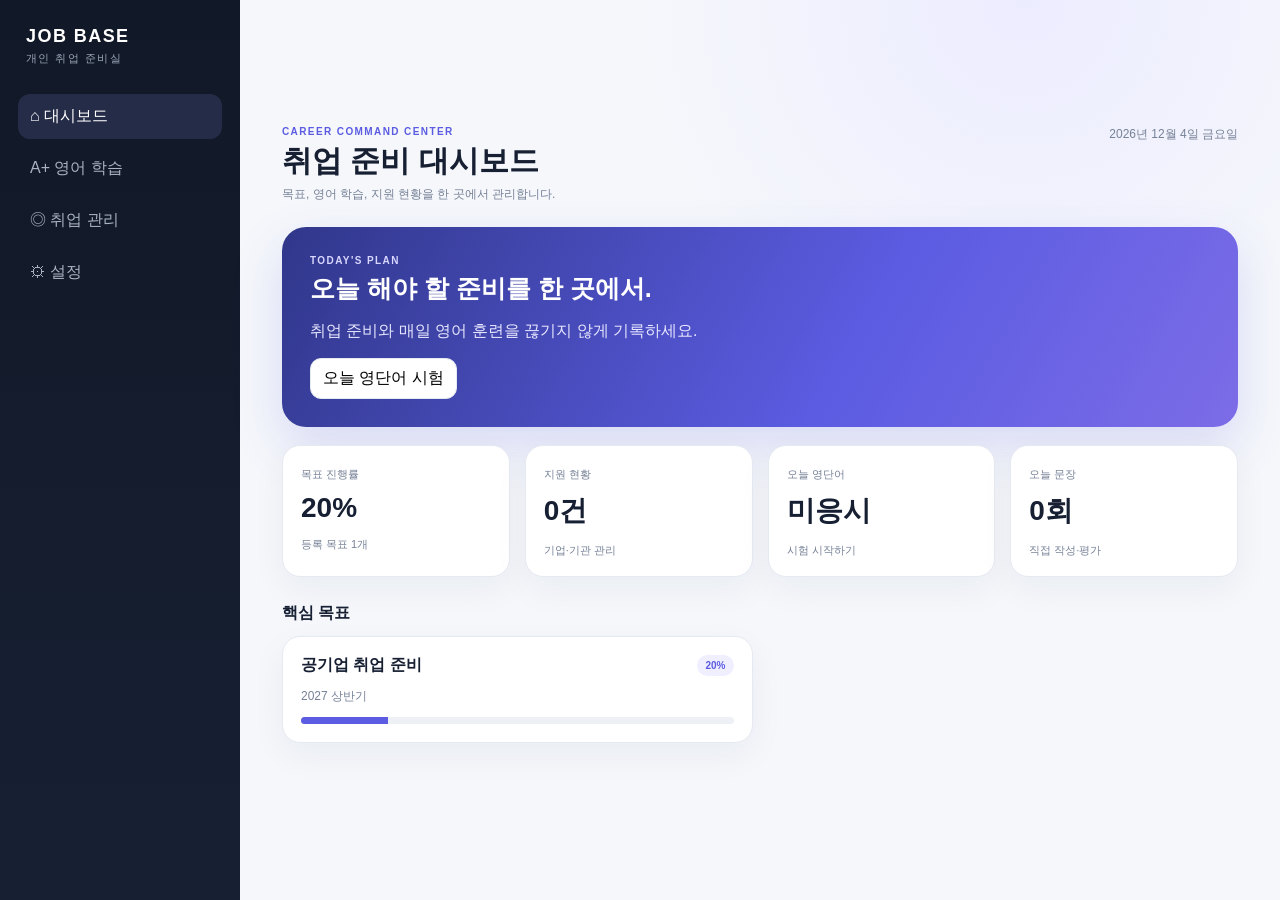
<file: index.html>
<!doctype html>
<html lang="ko"><head><meta charset="utf-8"><meta name="viewport" content="width=device-width,initial-scale=1"><title>JOB BASE</title><style>
:root{--bg:#f5f7fb;--card:#fff;--text:#172033;--muted:#768197;--line:#e5e9f1;--nav:#111827;--a:#5b5ce2;--soft:#efefff;--ok:#21875f;--bad:#c34e58}*{box-sizing:border-box}body{margin:0;font-family:Inter,Pretendard,"Noto Sans KR",sans-serif;background:radial-gradient(circle at 80% 0,#ececff,transparent 28%),var(--bg);color:var(--text)}button,input,select,textarea{font:inherit}.app{min-height:100vh;display:grid;grid-template-columns:240px 1fr}.side{background:linear-gradient(180deg,#111827,#172033);color:white;padding:26px 18px}.brand{font-size:18px;font-weight:900;letter-spacing:.08em;margin:0 8px 28px}.brand small{display:block;font-size:11px;color:#9aa5b8;font-weight:500;margin-top:4px}.nav{display:grid;gap:7px}.nav button{border:0;background:transparent;color:#aab3c3;padding:12px;border-radius:12px;text-align:left;cursor:pointer}.nav button.active,.nav button:hover{background:#252c48;color:white}.main{max-width:1400px;width:100%;padding:38px 42px 70px;margin:auto}.top{display:flex;justify-content:space-between;gap:20px;margin-bottom:24px}.top h1{margin:4px 0;font-size:30px}.sub{color:var(--muted);font-size:12px}.eyebrow{color:var(--a);font-size:10px;font-weight:900;letter-spacing:.14em}.view{display:none}.view.active{display:block}.hero{background:linear-gradient(120deg,#30378a,#5b5ce2 60%,#7c6ce7);color:#fff;padding:28px;border-radius:24px;margin-bottom:18px;box-shadow:0 20px 50px #4d52d72c}.hero h2{font-size:25px;margin:6px 0}.hero p{color:#e7e7ff}.grid{display:grid;gap:15px}.g4{grid-template-columns:repeat(4,1fr)}.g2{grid-template-columns:repeat(2,1fr)}.card{background:var(--card);border:1px solid var(--line);border-radius:18px;padding:18px;box-shadow:0 12px 35px #1d29400d}.metric span{color:var(--muted);font-size:11px}.metric strong{display:block;font-size:28px;margin:10px 0}.section{margin:26px 0 12px}.section h2{font-size:16px;margin:0}.btn{border:1px solid var(--line);background:white;padding:9px 12px;border-radius:11px;cursor:pointer}.primary{background:var(--a);color:white;border-color:var(--a)}.soft{background:var(--soft);color:var(--a);border:0}.danger{background:#fff0f1;color:var(--bad);border:0}.row{display:grid;grid-template-columns:1fr 1fr;gap:10px}.field{display:grid;gap:5px;margin-bottom:10px}.field label{font-size:10px;font-weight:800;color:var(--muted)}input,textarea,select{width:100%;padding:10px;border:1px solid var(--line);border-radius:10px;background:#fff}textarea{min-height:120px;resize:vertical}.tabs{display:flex;gap:5px;padding:5px;background:#eceff4;border-radius:13px;width:max-content;max-width:100%;overflow:auto;margin-bottom:17px}.tabs button{border:0;background:transparent;padding:8px 11px;border-radius:9px;color:var(--muted);font-weight:800;font-size:11px;cursor:pointer}.tabs button.active{background:#fff;color:var(--a)}.panel{display:none}.panel.active{display:block}.badge{display:inline-block;padding:5px 8px;border-radius:999px;background:var(--soft);color:var(--a);font-size:10px;font-weight:800}.progress{height:7px;background:#edf0f5;border-radius:99px;overflow:hidden}.progress i{display:block;height:100%;background:var(--a)}.quiz{display:grid;grid-template-columns:.7fr 1.3fr;gap:10px;padding:12px;border:1px solid var(--line);border-radius:13px;margin:8px 0}.word{display:grid;grid-template-columns:1fr 1fr auto;gap:8px;align-items:center;border-bottom:1px solid var(--line);padding:10px 0}.score{font-size:44px;font-weight:900;color:var(--a)}.check{padding:9px 11px;border-radius:10px;margin:7px 0;font-size:11px;background:#eaf8f1;color:var(--ok)}.check.no{background:#fff3df;color:#8c621b}.history{border:1px solid var(--line);border-radius:13px;padding:13px;margin:9px 0}.empty{color:var(--muted);text-align:center;padding:24px;border:1px dashed #d9dfe8;border-radius:13px;font-size:12px}.toast{position:fixed;right:20px;bottom:20px;background:#172033;color:#fff;padding:11px 13px;border-radius:10px;font-size:11px;display:none}@media(max-width:900px){.app{grid-template-columns:1fr}.nav{grid-template-columns:repeat(4,1fr)}.side{padding:18px}.main{padding:28px 18px 60px}.g4{grid-template-columns:repeat(2,1fr)}}@media(max-width:600px){.g4,.g2,.row,.quiz{grid-template-columns:1fr}.nav{grid-template-columns:repeat(2,1fr)}.top{display:block}.word{grid-template-columns:1fr auto}.word span{grid-column:1}}
</style></head><body><div class="app"><aside class="side"><div class="brand">JOB BASE<small>개인 취업 준비실</small></div><div id="nav" class="nav"><button class="active" data-v="dash">⌂ 대시보드</button><button data-v="english">A+ 영어 학습</button><button data-v="career">◎ 취업 관리</button><button data-v="settings">⚙ 설정</button></div></aside><main class="main"><header class="top"><div><div class="eyebrow">CAREER COMMAND CENTER</div><h1 id="title">취업 준비 대시보드</h1><div class="sub" id="desc">목표, 영어 학습, 지원 현황을 한 곳에서 관리합니다.</div></div><div class="sub" id="date"></div></header><section id="dash" class="view active"></section><section id="english" class="view"></section><section id="career" class="view"></section><section id="settings" class="view"></section></main></div><div id="toast" class="toast"></div><script>
const K='job-base-web-v1',U=()=>crypto.randomUUID?crypto.randomUUID():Date.now()+'-'+Math.random(),D=()=>new Date().toISOString().slice(0,10),clone=x=>JSON.parse(JSON.stringify(x));const base={goals:[{id:U(),name:'공기업 취업 준비',target:'2027 상반기',progress:20}],apps:[],words:[['apply','지원하다'],['applicant','지원자'],['qualification','자격요건'],['requirement','요건'],['deadline','마감일'],['recruit','채용하다'],['position','직무'],['experience','경험'],['achievement','성과'],['responsibility','책임'],['collaborate','협업하다'],['improve','개선하다'],['efficient','효율적인'],['reliable','신뢰할 수 있는'],['evaluate','평가하다'],['conduct','수행하다'],['maintain','유지하다'],['resolve','해결하다'],['priority','우선순위'],['available','이용 가능한']].map(x=>({id:U(),w:x[0],m:x[1]})),quiz:[],sent:[]};let s;try{s=Object.assign(clone(base),JSON.parse(localStorage.getItem(K)||'{}'))}catch{s=clone(base)}let tab='quiz',q=null,ev=null;const $=x=>document.querySelector(x),E=x=>String(x||'').replace(/[&<>"']/g,c=>({'&':'&amp;','<':'&lt;','>':'&gt;','"':'&quot;',"'":'&#39;'}[c]));function save(){localStorage.setItem(K,JSON.stringify(s));render()}function toast(x){$('#toast').textContent=x;$('#toast').style.display='block';setTimeout(()=>$('#toast').style.display='none',1500)}
function dash(){const t=s.quiz.find(x=>x.date===D()),w=s.sent.filter(x=>x.date===D()).length,avg=s.goals.length?Math.round(s.goals.reduce((a,b)=>a+(+b.progress||0),0)/s.goals.length):0;$('#dash').innerHTML=`<div class="hero"><div class="eyebrow" style="color:#d9d7ff">TODAY'S PLAN</div><h2>오늘 해야 할 준비를 한 곳에서.</h2><p>취업 준비와 매일 영어 훈련을 끊기지 않게 기록하세요.</p><button class="btn" onclick="go('english')">오늘 영단어 시험</button></div><div class="grid g4">${m('목표 진행률',avg+'%','등록 목표 '+s.goals.length+'개')}${m('지원 현황',s.apps.length+'건','기업·기관 관리')}${m('오늘 영단어',t?t.score+'점':'미응시',t?t.correct+'/'+t.total+' 정답':'시험 시작하기')}${m('오늘 문장',w+'회','직접 작성·평가')}</div><div class="section"><h2>핵심 목표</h2></div><div class="grid g2">${s.goals.map(g=>`<div class="card"><b>${E(g.name)}</b><span class="badge" style="float:right">${g.progress}%</span><p class="sub">${E(g.target)}</p><div class="progress"><i style="width:${g.progress}%"></i></div></div>`).join('')}</div>`}function m(a,b,c){return `<div class="card metric"><span>${a}</span><strong>${b}</strong><span>${c}</span></div>`}
function english(){ $('#english').innerHTML=`<div class="tabs">${['quiz','words','write','history'].map((x,i)=>`<button class="${tab===x?'active':''}" onclick="tab='${x}';english()">${['오늘의 시험','내 단어장','문장 작성','기록'][i]}</button>`).join('')}</div><div class="panel ${tab==='quiz'?'active':''}">${quizP()}</div><div class="panel ${tab==='words'?'active':''}">${wordsP()}</div><div class="panel ${tab==='write'?'active':''}">${writeP()}</div><div class="panel ${tab==='history'?'active':''}">${histP()}</div>`}
function quizP(){if(q)return `<div class="card"><h2>영단어 시험</h2>${q.items.map((x,i)=>`<div class="quiz"><b>${i+1}. ${E(x.p)}</b><div><input id="a${i}" placeholder="정답 입력"><div id="r${i}" class="sub"></div></div></div>`).join('')}<button class="btn primary" onclick="grade()">채점하기</button></div>`;const t=s.quiz.find(x=>x.date===D());return `<div class="grid g2"><div class="card"><h2>오늘의 영단어 시험</h2><div class="row"><div class="field"><label>문제 수</label><select id="cnt"><option>5</option><option selected>10</option><option>15</option><option>20</option></select></div><div class="field"><label>방향</label><select id="dir"><option value="ek">영어 → 한국어</option><option value="ke">한국어 → 영어</option></select></div></div><button class="btn primary" onclick="start()">시험 시작</button></div><div class="card"><div class="sub">오늘 기록</div><div class="score">${t?t.score:'-'}</div><p>${t?t.correct+'/'+t.total+' 정답':'아직 응시하지 않았습니다.'}</p></div></div>`}function start(){let n=Math.min(+$(`#cnt`).value,s.words.length),d=$('#dir').value,a=[...s.words].sort(()=>Math.random()-.5).slice(0,n);q={items:a.map(x=>({p:d==='ek'?x.w:x.m,a:d==='ek'?x.m:x.w}))};english()}function norm(x){return x.toLowerCase().replace(/[.,!?]/g,'').trim()}function grade(){let c=0,wrong=[];q.items.forEach((x,i)=>{let y=$('#a'+i).value.trim(),ok=norm(x.a).split(/[,/]/).some(z=>norm(z)===norm(y));if(ok)c++;else wrong.push({p:x.p,a:x.a,y});$('#r'+i).innerHTML=ok?'<span style="color:var(--ok)">✓ 정답</span>':'<span style="color:var(--bad)">✕ '+E(x.a)+'</span>'});let r={id:U(),date:D(),score:Math.round(c/q.items.length*100),correct:c,total:q.items.length,wrong};s.quiz.unshift(r);q=null;save();toast('채점 완료 · '+r.score+'점')}
function wordsP(){return `<div class="grid g2"><div class="card"><h2>단어 추가</h2><div class="field"><label>영단어</label><input id="nw"></div><div class="field"><label>뜻</label><input id="nm"></div><button class="btn primary" onclick="addW()">추가</button><div class="section"><h2>여러 개 추가</h2></div><textarea id="bulk" placeholder="deadline = 마감일\nreliable = 신뢰할 수 있는"></textarea><button class="btn soft" onclick="bulk()">한꺼번에 추가</button></div><div class="card"><h2>내 단어장 <span class="badge">${s.words.length}</span></h2>${s.words.map(x=>`<div class="word"><b>${E(x.w)}</b><span class="sub">${E(x.m)}</span><button class="btn danger" onclick="delW('${x.id}')">삭제</button></div>`).join('')}</div></div>`}function addW(){if(!$('#nw').value.trim()||!$('#nm').value.trim())return;s.words.unshift({id:U(),w:$('#nw').value.trim(),m:$('#nm').value.trim()});save()}function bulk(){let n=0;$('#bulk').value.split('\n').forEach(l=>{let p=l.split('=');if(p.length>1&&p[0].trim()&&p.slice(1).join('=').trim()){s.words.unshift({id:U(),w:p[0].trim(),m:p.slice(1).join('=').trim()});n++}});save();toast(n+'개 추가')}function delW(id){s.words=s.words.filter(x=>x.id!==id);save()}
const prompts=['Describe your evening routine in 2–3 sentences.','Write about why you want to work at a public company.','Describe a strength you can use at work.','Write about how you handle a difficult task.','Describe what you studied today.'];function writeP(){let p=prompts[new Date().getDate()%prompts.length];return `<div class="grid g2"><div class="card"><span class="badge">TODAY'S WRITING</span><h2>${p}</h2><textarea id="text" placeholder="Write your sentence here..."></textarea><button class="btn primary" onclick="evaluate()">문장 평가</button></div><div class="card">${ev?evalH():`<div class="empty">문장을 작성하고 평가 버튼을 누르세요.</div>`}</div></div>`}function evaluate(){let t=$('#text').value.trim();if(!t)return toast('문장을 작성하세요.');let score=100,c=[];function ck(ok,msg,loss){c.push({ok,msg});if(!ok)score-=loss}let ws=t.match(/[A-Za-z']+/g)||[];ck(/^[A-Z]/.test(t),'대문자로 시작',10);ck(/[.!?]$/.test(t),'문장부호로 끝남',8);ck(ws.length>=6,'6단어 이상 작성',8);ck(!/\bi\b/.test(t),'1인칭 I 대문자 사용',12);ck(/\b(am|is|are|was|were|have|has|do|does|did|can|will|would|should|go|make|work|study|like|want|need|prefer|think|feel|use|apply|prepare|learn|finish|eat|take|help)\b|\b[a-z]+(ed|ing|s)\b/i.test(t),'기본 동사 구조 확인',12);ev={text:t,score,c};english()}function evalH(){return `<div class="score">${ev.score}</div><div class="sub">기초 자동평가</div>${ev.c.map(x=>`<div class="check ${x.ok?'':'no'}">${x.ok?'✓':'!'} ${x.msg}</div>`).join('')}<div class="row"><div class="field"><label>문법 자신감 1~5</label><input id="gram" type="number" min="1" max="5" value="3"></div><div class="field"><label>자연스러움 1~5</label><input id="nat" type="number" min="1" max="5" value="3"></div></div><div class="field"><label>수정 메모</label><textarea id="note"></textarea></div><button class="btn soft" onclick="saveS()">기록 저장</button>`}function saveS(){s.sent.unshift({id:U(),date:D(),text:ev.text,score:ev.score,grammar:+$('#gram').value,natural:+$('#nat').value,note:$('#note').value});ev=null;save();toast('문장 기록 저장')}
function histP(){return `<div class="grid g2"><div class="card"><h2>영단어 시험 기록</h2>${s.quiz.length?s.quiz.slice(0,20).map(x=>`<div class="history"><b>${x.date}</b><div class="score" style="font-size:27px">${x.score}</div><span class="sub">${x.correct}/${x.total} 정답</span></div>`).join(''):'<div class="empty">기록 없음</div>'}</div><div class="card"><h2>문장 작성 기록</h2>${s.sent.length?s.sent.slice(0,20).map(x=>`<div class="history"><b>${x.date} · ${x.score}점</b><p>${E(x.text)}</p><div class="sub">문법 ${x.grammar}/5 · 자연스러움 ${x.natural}/5</div>${x.note?'<p class="sub">'+E(x.note)+'</p>':''}</div>`).join(''):'<div class="empty">기록 없음</div>'}</div></div>`}
function career(){ $('#career').innerHTML=`<div class="grid g2"><div class="card"><h2>목표 추가</h2><div class="field"><label>목표</label><input id="gn"></div><div class="row"><div class="field"><label>목표 시점</label><input id="gt"></div><div class="field"><label>진행률</label><input id="gp" type="number" min="0" max="100" value="0"></div></div><button class="btn primary" onclick="addG()">추가</button></div><div class="card"><h2>지원 현황 추가</h2><div class="field"><label>기업/기관</label><input id="ac"></div><div class="field"><label>직무</label><input id="aj"></div><div class="row"><input id="ad" type="date"><select id="as"><option>관심</option><option>지원완료</option><option>필기</option><option>면접</option><option>최종합격</option></select></div><br><button class="btn primary" onclick="addA()">추가</button></div></div><div class="section"><h2>목표</h2></div><div class="grid g2">${s.goals.map(g=>`<div class="card"><b>${E(g.name)}</b><span class="badge" style="float:right">${g.progress}%</span><p class="sub">${E(g.target)}</p><div class="progress"><i style="width:${g.progress}%"></i></div><br><button class="btn soft" onclick="upG('${g.id}')">+10%</button> <button class="btn danger" onclick="delG('${g.id}')">삭제</button></div>`).join('')}</div><div class="section"><h2>지원 현황</h2></div>${s.apps.length?s.apps.map(a=>`<div class="history"><b>${E(a.company)}</b> <span class="badge">${E(a.status)}</span><p class="sub">${E(a.job)} · ${E(a.date)}</p><button class="btn danger" onclick="delA('${a.id}')">삭제</button></div>`).join(''):'<div class="empty">지원 기록 없음</div>'}`}function addG(){if(!$('#gn').value.trim())return;s.goals.push({id:U(),name:$('#gn').value.trim(),target:$('#gt').value.trim(),progress:+$('#gp').value||0});save()}function upG(id){let g=s.goals.find(x=>x.id===id);g.progress=Math.min(100,(+g.progress||0)+10);save()}function delG(id){s.goals=s.goals.filter(x=>x.id!==id);save()}function addA(){if(!$('#ac').value.trim())return;s.apps.unshift({id:U(),company:$('#ac').value.trim(),job:$('#aj').value.trim(),date:$('#ad').value,status:$('#as').value});save()}function delA(id){s.apps=s.apps.filter(x=>x.id!==id);save()}
function settings(){ $('#settings').innerHTML=`<div class="grid g2"><div class="card"><h2>데이터 백업</h2><p class="sub">현재 브라우저의 기록을 JSON으로 저장할 수 있습니다.</p><button class="btn primary" onclick="backup()">JSON 백업</button> <label class="btn">복원<input hidden type="file" accept="application/json" onchange="restore(event)"></label></div><div class="card"><h2>초기화</h2><p class="sub">현재 브라우저의 모든 기록을 기본 상태로 되돌립니다.</p><button class="btn danger" onclick="reset()">전체 초기화</button></div></div><div class="section"><p class="sub">현재 데이터는 이 브라우저에 저장됩니다. 휴대폰·PC 자동 동기화는 추후 로그인/클라우드 저장 기능으로 확장할 수 있습니다.</p></div>`}function backup(){let a=document.createElement('a');a.href=URL.createObjectURL(new Blob([JSON.stringify(s,null,2)],{type:'application/json'}));a.download='job-base-'+D()+'.json';a.click()}function restore(e){let r=new FileReader();r.onload=()=>{try{s=JSON.parse(r.result);save();toast('복원 완료')}catch{toast('올바른 파일이 아닙니다')}};r.readAsText(e.target.files[0])}function reset(){if(confirm('모든 기록을 초기화할까요?')){s=clone(base);save()}}
const meta={dash:['취업 준비 대시보드','목표, 영어 학습, 지원 현황을 한 곳에서 관리합니다.'],english:['English Daily Lab','매일 영단어 시험과 직접 문장 작성·평가를 기록합니다.'],career:['취업 관리','목표와 지원 현황을 관리합니다.'],settings:['설정','백업과 데이터 관리를 할 수 있습니다.']};function go(v){document.querySelectorAll('.view').forEach(x=>x.classList.toggle('active',x.id===v));document.querySelectorAll('#nav button').forEach(x=>x.classList.toggle('active',x.dataset.v===v));$('#title').textContent=meta[v][0];$('#desc').textContent=meta[v][1];if(v==='english')english();if(v==='career')career();if(v==='settings')settings()}document.querySelectorAll('#nav button').forEach(b=>b.onclick=()=>go(b.dataset.v));function render(){dash();english();career();settings()}$('#date').textContent=new Intl.DateTimeFormat('ko-KR',{dateStyle:'full'}).format(new Date());render();
</script></body></html>
</file>
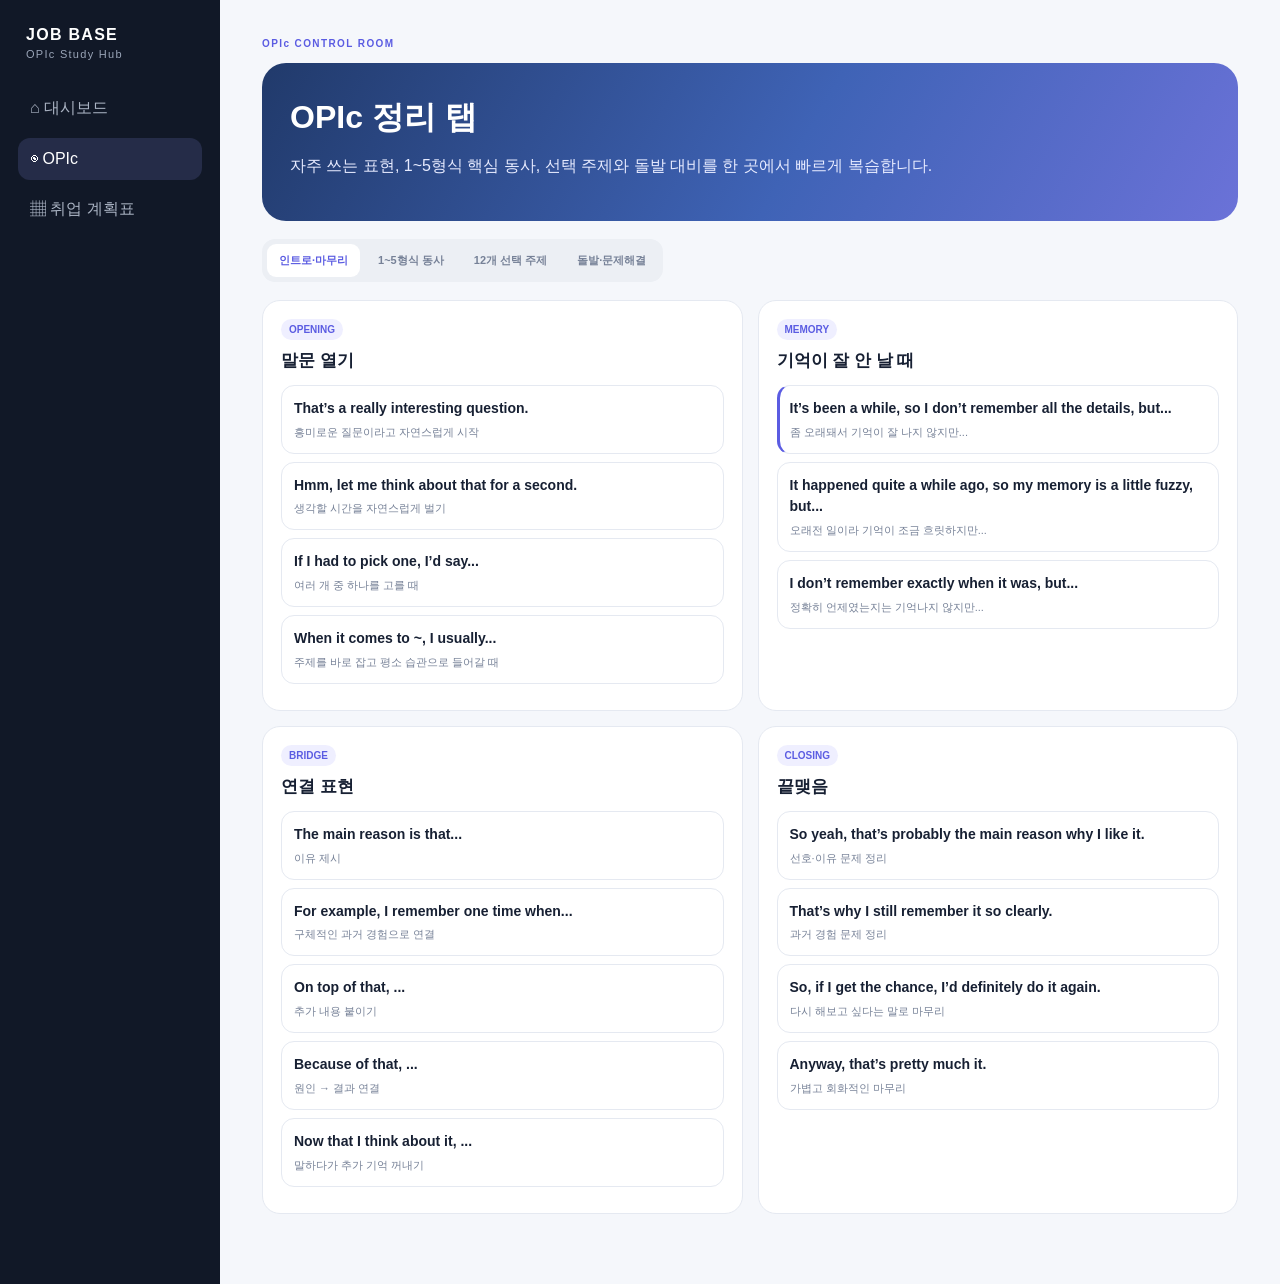
<file: opic.html>
<!doctype html>
<html lang="ko">
<head>
<meta charset="utf-8"><meta name="viewport" content="width=device-width,initial-scale=1">
<title>OPIc Control Room | JOB BASE</title>
<style>
:root{--bg:#f5f7fb;--card:#fff;--text:#172033;--muted:#768197;--line:#e5e9f1;--a:#5b5ce2;--soft:#efefff}*{box-sizing:border-box}body{margin:0;font-family:Inter,Pretendard,"Noto Sans KR",sans-serif;background:var(--bg);color:var(--text)}.app{min-height:100vh;display:grid;grid-template-columns:220px 1fr}.side{background:#111827;color:#fff;padding:26px 18px}.brand{font-weight:900;letter-spacing:.08em;margin:0 8px 26px}.brand small{display:block;color:#9aa5b8;font-size:11px;font-weight:500;margin-top:4px}.nav{display:grid;gap:7px}.nav a{color:#aab3c3;text-decoration:none;padding:12px;border-radius:12px}.nav a:hover,.nav a.active{background:#252c48;color:#fff}.main{max-width:1280px;width:100%;padding:38px 42px 70px;margin:auto}.eyebrow{color:var(--a);font-size:10px;font-weight:900;letter-spacing:.14em}.hero{background:linear-gradient(120deg,#213a6b,#3f63b6 55%,#6b72d8);color:#fff;padding:28px;border-radius:24px;margin:14px 0 18px}.hero h1{margin:5px 0 7px}.hero p{color:#e7ebff}.tabs{display:flex;gap:6px;overflow:auto;background:#eceff4;padding:5px;border-radius:13px;width:max-content;max-width:100%;margin-bottom:18px}.tabs button{border:0;background:transparent;padding:9px 12px;border-radius:9px;font-weight:800;font-size:11px;color:var(--muted);cursor:pointer;white-space:nowrap}.tabs button.active{background:#fff;color:var(--a)}.panel{display:none}.panel.active{display:block}.grid{display:grid;grid-template-columns:repeat(2,1fr);gap:15px}.card{background:#fff;border:1px solid var(--line);border-radius:18px;padding:18px}.card h2{margin:0 0 13px;font-size:17px}.badge{display:inline-block;background:var(--soft);color:var(--a);padding:5px 8px;border-radius:999px;font-size:10px;font-weight:900;margin-bottom:9px}.phrase,.verb{border:1px solid var(--line);border-radius:13px;padding:12px;margin:8px 0}.phrase b,.verb b{display:block;font-size:14px;line-height:1.55}.ko,.tip{font-size:11px;color:var(--muted);margin-top:4px;line-height:1.55}.formula{font-size:12px;font-weight:800;background:#f7f7ff;border:1px solid #e2e3ff;border-radius:11px;padding:10px;margin-bottom:11px}.example{font-size:12px;line-height:1.65;margin-top:7px}.important{border-left:3px solid var(--a);padding-left:10px}.topic{padding:11px;border-bottom:1px solid var(--line);font-size:12px}.topic:last-child{border-bottom:0}.num{display:inline-grid;place-items:center;width:22px;height:22px;border-radius:7px;background:var(--soft);color:var(--a);font-weight:900;font-size:10px;margin-right:7px}.note{font-size:12px;line-height:1.7;background:#f7f7ff;border:1px solid #e2e3ff;padding:14px;border-radius:14px}table{width:100%;border-collapse:collapse;font-size:12px}th,td{text-align:left;padding:10px;border-bottom:1px solid var(--line);vertical-align:top}th{color:var(--muted);font-size:10px}code{background:#f3f4f8;padding:2px 5px;border-radius:5px}@media(max-width:850px){.app{grid-template-columns:1fr}.side{padding:16px}.nav{grid-template-columns:repeat(2,1fr)}.main{padding:26px 16px 50px}.grid{grid-template-columns:1fr}}
</style>
</head>
<body><div class="app"><aside class="side"><div class="brand">JOB BASE<small>OPIc Study Hub</small></div><div class="nav"><a href="index.html">⌂ 대시보드</a><a class="active" href="opic.html">◉ OPIc</a><a href="planner.html">▦ 취업 계획표</a></div></aside><main class="main"><div class="eyebrow">OPIc CONTROL ROOM</div><div class="hero"><h1>OPIc 정리 탭</h1><p>자주 쓰는 표현, 1~5형식 핵심 동사, 선택 주제와 돌발 대비를 한 곳에서 빠르게 복습합니다.</p></div><div class="tabs" id="tabs"><button class="active" data-p="phrases">인트로·마무리</button><button data-p="patterns">1~5형식 동사</button><button data-p="topics">12개 선택 주제</button><button data-p="surprise">돌발·문제해결</button></div>
<section class="panel active" id="phrases"><div class="grid"><div class="card"><span class="badge">OPENING</span><h2>말문 열기</h2><div class="phrase"><b>That’s a really interesting question.</b><div class="ko">흥미로운 질문이라고 자연스럽게 시작</div></div><div class="phrase"><b>Hmm, let me think about that for a second.</b><div class="ko">생각할 시간을 자연스럽게 벌기</div></div><div class="phrase"><b>If I had to pick one, I’d say...</b><div class="ko">여러 개 중 하나를 고를 때</div></div><div class="phrase"><b>When it comes to ~, I usually...</b><div class="ko">주제를 바로 잡고 평소 습관으로 들어갈 때</div></div></div><div class="card"><span class="badge">MEMORY</span><h2>기억이 잘 안 날 때</h2><div class="phrase important"><b>It’s been a while, so I don’t remember all the details, but...</b><div class="ko">좀 오래돼서 기억이 잘 나지 않지만...</div></div><div class="phrase"><b>It happened quite a while ago, so my memory is a little fuzzy, but...</b><div class="ko">오래전 일이라 기억이 조금 흐릿하지만...</div></div><div class="phrase"><b>I don’t remember exactly when it was, but...</b><div class="ko">정확히 언제였는지는 기억나지 않지만...</div></div></div><div class="card"><span class="badge">BRIDGE</span><h2>연결 표현</h2><div class="phrase"><b>The main reason is that...</b><div class="ko">이유 제시</div></div><div class="phrase"><b>For example, I remember one time when...</b><div class="ko">구체적인 과거 경험으로 연결</div></div><div class="phrase"><b>On top of that, ...</b><div class="ko">추가 내용 붙이기</div></div><div class="phrase"><b>Because of that, ...</b><div class="ko">원인 → 결과 연결</div></div><div class="phrase"><b>Now that I think about it, ...</b><div class="ko">말하다가 추가 기억 꺼내기</div></div></div><div class="card"><span class="badge">CLOSING</span><h2>끝맺음</h2><div class="phrase"><b>So yeah, that’s probably the main reason why I like it.</b><div class="ko">선호·이유 문제 정리</div></div><div class="phrase"><b>That’s why I still remember it so clearly.</b><div class="ko">과거 경험 문제 정리</div></div><div class="phrase"><b>So, if I get the chance, I’d definitely do it again.</b><div class="ko">다시 해보고 싶다는 말로 마무리</div></div><div class="phrase"><b>Anyway, that’s pretty much it.</b><div class="ko">가볍고 회화적인 마무리</div></div></div></div></section>
<section class="panel" id="patterns"><div class="note"><b>핵심:</b> 오픽에서 형식 자체를 외우는 게 목적이 아니라, <b>자주 쓰는 동사가 어떤 문장 뼈대를 요구하는지</b> 익혀두는 게 목적. 특히 2형식의 형용사, 4형식의 사람+것, 5형식의 목적어+상태/행동을 익혀두면 문장이 훨씬 안정적입니다.</div><br><div class="grid"><div class="card"><span class="badge">1형식 · S + V</span><h2>주어 + 자동사</h2><div class="formula">S + V (+ 장소 / 시간 / 방법)</div><div class="verb"><b>go — 가다</b><div class="example">I usually <b>go</b> there on weekends.</div></div><div class="verb"><b>come — 오다</b><div class="example">My friends sometimes <b>come</b> over to my place.</div></div><div class="verb"><b>arrive — 도착하다</b><div class="example">We <b>arrived</b> at the hotel late at night.</div></div><div class="verb"><b>stay — 머무르다</b><div class="example">I usually <b>stay</b> home during my vacation.</div></div><div class="verb"><b>happen — 일어나다</b><div class="example">Something unexpected <b>happened</b> during the trip.</div></div><div class="verb"><b>work — 작동하다 / 일하다</b><div class="example">My computer suddenly stopped <b>working</b>.</div></div><div class="tip">같이 외우기: <code>go to</code>, <code>arrive at/in</code>, <code>stay at/home</code></div></div>
<div class="card"><span class="badge">2형식 · S + V + C</span><h2>주어 + 상태 동사 + 보어</h2><div class="formula">S + be / feel / seem / look / sound / become + 형용사·명사</div><div class="verb"><b>be — ~이다</b><div class="example">The place <b>was</b> really quiet and comfortable.</div></div><div class="verb"><b>feel — ~하게 느끼다</b><div class="example">I <b>felt</b> really relaxed there.</div></div><div class="verb"><b>seem — ~처럼 보이다</b><div class="example">It <b>seemed</b> a little crowded at first.</div></div><div class="verb"><b>look — ~해 보이다</b><div class="example">The ocean <b>looked</b> beautiful.</div></div><div class="verb"><b>sound — ~하게 들리다</b><div class="example">That <b>sounds</b> like a good idea.</div></div><div class="verb"><b>become / get — ~하게 되다</b><div class="example">It <b>got</b> really busy in the afternoon.</div></div><div class="tip"><b>오픽 핵심:</b> <code>I felt comfortable.</code>처럼 뒤에 형용사를 바로 붙이는 구조를 많이 씀.</div></div>
<div class="card"><span class="badge">3형식 · S + V + O</span><h2>주어 + 타동사 + 목적어</h2><div class="formula">S + V + 명사 / 대명사 / 동명사 / to부정사</div><div class="verb"><b>like / love / enjoy — 좋아하다</b><div class="example">I really <b>enjoy</b> watching movies at home.</div></div><div class="verb"><b>prefer — 더 선호하다</b><div class="example">I <b>prefer</b> quiet places.</div></div><div class="verb"><b>use — 사용하다</b><div class="example">I <b>use</b> my smartphone every day.</div></div><div class="verb"><b>watch / play / visit — 보다 / 하다 / 방문하다</b><div class="example">I often <b>watch</b> movies and <b>play</b> games after dinner.</div></div><div class="verb"><b>remember — 기억하다</b><div class="example">I clearly <b>remember</b> that trip.</div></div><div class="verb"><b>need / want — 필요로 하다 / 원하다</b><div class="example">I <b>wanted</b> some time to relax.</div></div><div class="verb"><b>choose / buy / find — 고르다 / 사다 / 찾다</b><div class="example">I <b>chose</b> a hotel near the station.</div></div></div>
<div class="card"><span class="badge">4형식 · S + V + IO + DO</span><h2>사람에게 무언가를</h2><div class="formula">S + V + 사람 + 것</div><div class="verb"><b>give — 주다</b><div class="example">The staff <b>gave me some information</b>.</div></div><div class="verb"><b>tell — 말해주다</b><div class="example">My friend <b>told me the address</b>.</div></div><div class="verb"><b>show — 보여주다</b><div class="example">He <b>showed me a nice restaurant</b> nearby.</div></div><div class="verb"><b>send — 보내주다</b><div class="example">The airline <b>sent me a message</b>.</div></div><div class="verb"><b>ask — 부탁하다 / 묻다</b><div class="example">I <b>asked the staff a few questions</b>.</div></div><div class="verb"><b>offer — 제공하다</b><div class="example">They <b>offered me another room</b>.</div></div><div class="tip"><b>문제 해결 롤플레이에 특히 유용:</b> tell me, give me, show me, send me, offer me.</div></div>
<div class="card"><span class="badge">5형식 · S + V + O + C</span><h2>목적어를 ~하게 만들다 / 여기다</h2><div class="formula">S + V + 목적어 + 형용사 / 명사 / 동사원형·to부정사</div><div class="verb"><b>make + O + 형용사/동사원형 — ~하게 만들다</b><div class="example">It <b>makes me feel comfortable</b>.<br>Technology <b>makes my life easier</b>.</div></div><div class="verb"><b>keep + O + 형용사 — ~한 상태로 유지하다</b><div class="example">Having a routine <b>keeps me organized</b>.</div></div><div class="verb"><b>find + O + 형용사 — ~가 ...하다고 느끼다</b><div class="example">I <b>find the app very useful</b>.</div></div><div class="verb"><b>call + O + 명사 — ~라고 부르다</b><div class="example">People <b>call this area a hot spot</b>.</div></div><div class="verb"><b>want + O + to V — ~가 ...하기를 원하다</b><div class="example">I <b>wanted my friend to come with me</b>.</div></div><div class="verb"><b>ask + O + to V — ~에게 ...해 달라고 부탁하다</b><div class="example">I <b>asked the staff to check my reservation</b>.</div></div><div class="verb"><b>help + O + (to) V — ~가 ...하도록 돕다</b><div class="example">AI <b>helps me find information quickly</b>.</div></div></div>
<div class="card"><span class="badge">OPIc HIGH-FREQUENCY</span><h2>우선 외울 동사 20개</h2><table><tr><th>기능</th><th>동사</th><th>바로 쓰는 형태</th></tr><tr><td>경험</td><td>go, visit, stay, happen</td><td>I went / I visited / I stayed / It happened</td></tr><tr><td>선호</td><td>like, enjoy, prefer</td><td>I like ~ / I enjoy -ing / I prefer ~</td></tr><tr><td>감정·상태</td><td>feel, seem, look, get</td><td>I felt relaxed / It seemed crowded</td></tr><tr><td>행동</td><td>use, watch, play, choose</td><td>I use / watch / play / choose + O</td></tr><tr><td>문제 해결</td><td>ask, tell, give, show, send</td><td>ask/tell/give/show/send + 사람 + 것</td></tr><tr><td>고득점 확장</td><td>make, keep, find, help</td><td>make me feel / keep me calm / find it useful / help me solve</td></tr></table></div></div></section>
<section class="panel" id="topics"><div class="grid"><div class="card"><span class="badge">LEISURE</span><h2>여가</h2><div class="topic">영화 보기 — Watching movies</div><div class="topic">공연 보기 — Going to performances</div><div class="topic">콘서트 가기 — Going to concerts</div><div class="topic">공원 가기 — Going to parks</div><div class="topic">게임하기 — Playing games</div></div><div class="card"><span class="badge">HOBBY / EXERCISE</span><h2>취미·운동</h2><div class="topic">음악 감상 — Listening to music</div><div class="topic">조깅 — Jogging</div><div class="topic">걷기 — Walking</div><div class="topic">규칙적으로 운동하지 않음</div></div><div class="card"><span class="badge">TRAVEL</span><h2>여행·휴가</h2><div class="topic">국내 여행 — Domestic travel</div><div class="topic">해외 여행 — Overseas travel</div><div class="topic">집에서 보내는 휴가 — Staycation</div></div><div class="card"><span class="badge">3-COMBO</span><h2>공통 대비 구조</h2><div class="topic"><span class="num">1</span>묘사 / 선호 / 장소 설명</div><div class="topic"><span class="num">2</span>평소 루틴 / 언제·어디서·누구와</div><div class="topic"><span class="num">3</span>과거의 기억에 남는 경험</div><div class="note" style="margin-top:12px">각 주제마다 완전히 다른 이야기를 만들기보다, 가족·집·편안함·게임·여행 같은 기존 스토리를 최대한 재활용.</div></div></div></section>
<section class="panel" id="surprise"><div class="grid"><div class="card"><span class="badge">SURPRISE TOPICS</span><h2>자주 대비할 돌발</h2><div class="topic">집 / 주거</div><div class="topic">교통</div><div class="topic">날씨</div><div class="topic">재활용</div><div class="topic">기술</div><div class="topic">약속 / 일정 변경</div><div class="topic">호텔 / 여행 문제</div><div class="topic">물건 분실 / 고장 / 수하물 문제</div></div><div class="card"><span class="badge">PROBLEM SOLVING</span><h2>문제 해결 공통 뼈대</h2><div class="formula">stay calm → check the situation → ask for help → solve the urgent problem first → prevent it next time</div><div class="phrase"><b>First, I would try to stay calm.</b></div><div class="phrase"><b>Then, I would check what options I have.</b></div><div class="phrase"><b>If I couldn’t solve it myself, I would ask the staff for help.</b></div><div class="phrase"><b>I would deal with the most urgent problem first.</b></div><div class="phrase"><b>After that, I would make sure the same thing doesn’t happen again.</b></div></div></div></section>
</main></div><script>document.querySelectorAll('#tabs button').forEach(b=>b.onclick=()=>{document.querySelectorAll('#tabs button').forEach(x=>x.classList.toggle('active',x===b));document.querySelectorAll('.panel').forEach(p=>p.classList.toggle('active',p.id===b.dataset.p))})</script></body></html>
</file>
